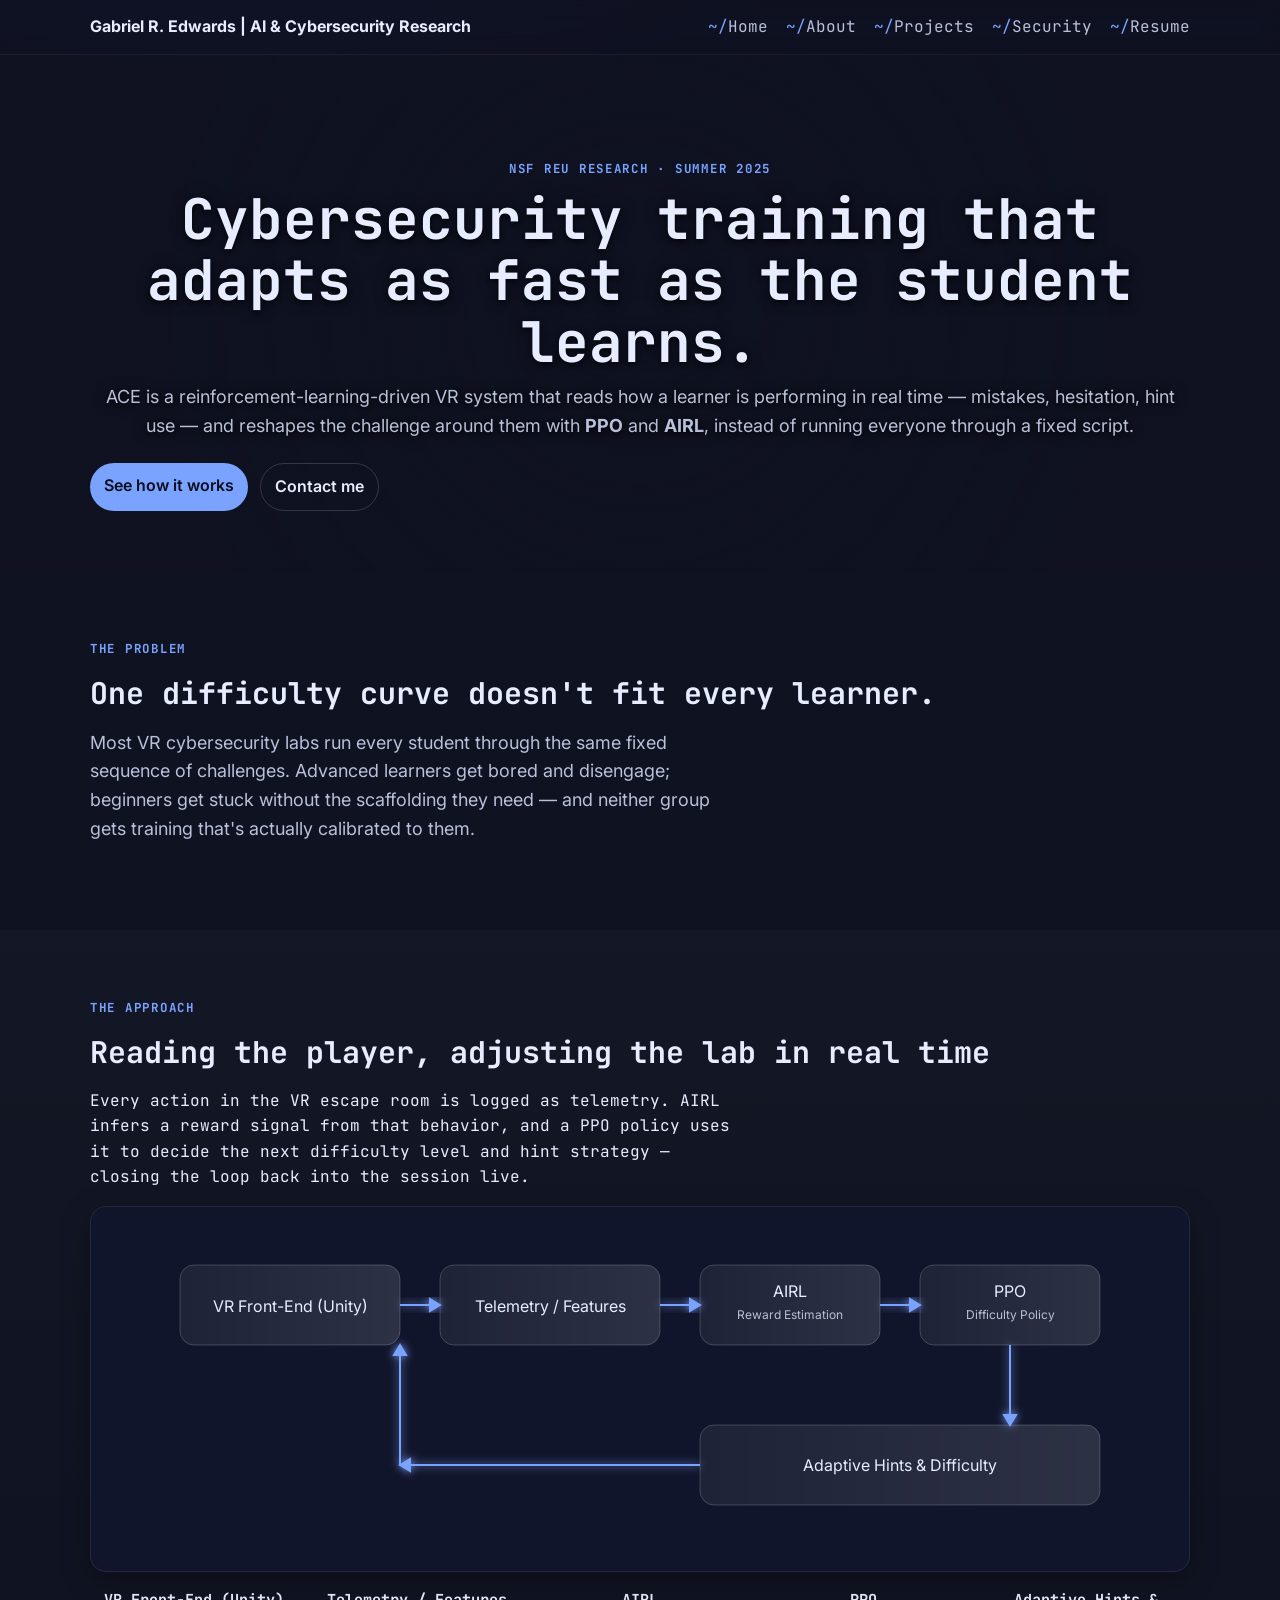
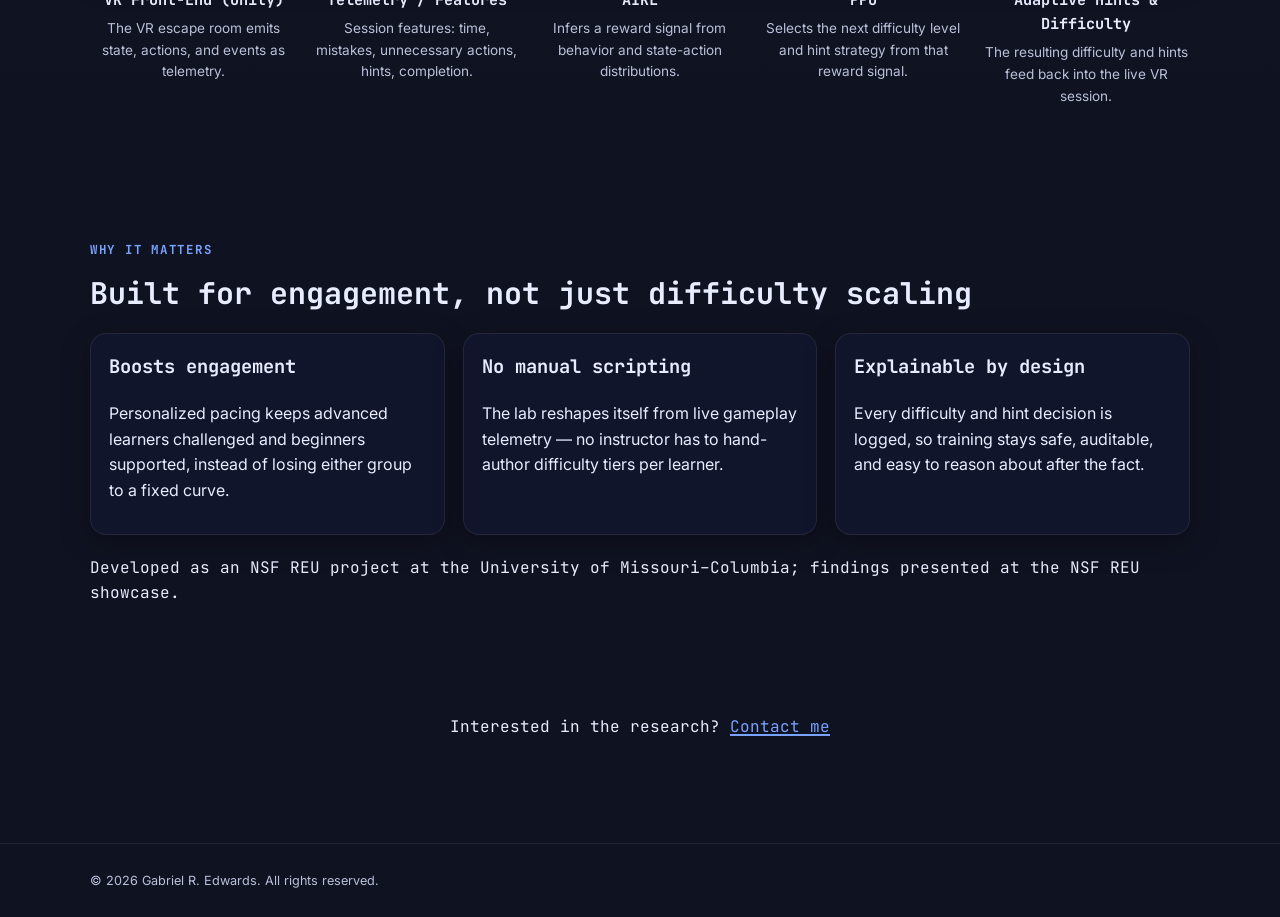
<file: ace.html>
<!doctype html>
<html lang="en">
<head>
  <meta charset="utf-8" />
  <meta name="viewport" content="width=device-width, initial-scale=1" />
  <title>ACE (Adaptive Content Engine) | Gabriel R. Edwards</title>
  <meta name="description" content="ACE — a reinforcement learning driven VR training system that adapts cybersecurity content in real time using PPO/AIRL." />

  <link rel="preconnect" href="https://fonts.googleapis.com">
  <link rel="preconnect" href="https://fonts.gstatic.com" crossorigin>
  <link href="https://fonts.googleapis.com/css2?family=Inter:wght@400;600;800&family=JetBrains+Mono:wght@400;500;700;800&display=swap" rel="stylesheet">
  <link rel="stylesheet" href="/styles.css" />
  <link rel="icon" type="image/png" href="/favicon.png">
  <!-- Optional: AOS for small scroll reveals (safe to remove if not used elsewhere) -->
  <link rel="stylesheet" href="https://unpkg.com/aos@2.3.4/dist/aos.css" integrity="sha384-/rJKQnzOkEo+daG0jMjU1IwwY9unxt1NBw3Ef2fmOJ3PW/TfAg2KXVoWwMZQZtw9" crossorigin="anonymous">
</head>
<body>
  <header class="site-header">
    <div class="container">
      <a class="logo" href="/">Gabriel R. Edwards | AI & Cybersecurity Research</a>
      <nav class="nav" id="site-nav" aria-label="Primary">
        <a href="/">Home</a>
        <a href="/#about">About</a>
        <a href="/projects.html">Projects</a>
        <a href="/security.html">Security</a>
        <a href="/resume.html">Resume</a>
      </nav>
      <button class="menu-toggle" aria-label="Toggle menu" aria-controls="site-nav" aria-expanded="false">☰</button>
    </div>
  </header>

  <main>
    <!-- HERO -->
    <section class="hero" style="position:relative;">
      <div class="container" style="text-align:center;">
        <p class="eyebrow">NSF REU Research · Summer 2025</p>
        <h1>Cybersecurity training that adapts as fast as the student learns.</h1>
        <p class="lead">
          ACE is a reinforcement-learning-driven VR system that reads how a learner is performing in real
          time — mistakes, hesitation, hint use — and reshapes the challenge around them with
          <strong>PPO</strong> and <strong>AIRL</strong>, instead of running everyone through a fixed script.
        </p>
        <div class="actions">
          <a href="#approach" class="btn">See how it works</a>
          <a href="mailto:gre4bt@umsystem.edu" class="btn btn-secondary">Contact me</a>
        </div>
      </div>
    </section>

    <!-- PROBLEM -->
    <section class="section">
      <div class="container">
        <p class="eyebrow">The Problem</p>
        <h2>One difficulty curve doesn't fit every learner.</h2>
        <p class="lead" style="max-width:640px;">
          Most VR cybersecurity labs run every student through the same fixed sequence of challenges.
          Advanced learners get bored and disengage; beginners get stuck without the scaffolding they need —
          and neither group gets training that's actually calibrated to them.
        </p>
      </div>
    </section>

    <!-- APPROACH -->
    <section id="approach" class="section alt">
      <div class="container">
        <p class="eyebrow">The Approach</p>
        <h2>Reading the player, adjusting the lab in real time</h2>
        <p class="meta" style="max-width:640px;">
          Every action in the VR escape room is logged as telemetry. AIRL infers a reward signal from that
          behavior, and a PPO policy uses it to decide the next difficulty level and hint strategy — closing
          the loop back into the session live.
        </p>
        <div class="card" style="overflow:auto; margin-top:16px;">
          <!-- Responsive SVG flow diagram with hover tooltips -->
          <div style="min-height: 280px;">
            <svg viewBox="0 0 1000 320" width="100%" height="320" role="img" aria-label="ACE architecture flow">
              <defs>
                <linearGradient id="nodeGrad" x1="0" x2="1">
                  <stop offset="0%" stop-color="rgba(255,255,255,0.06)"></stop>
                  <stop offset="100%" stop-color="rgba(255,255,255,0.12)"></stop>
                </linearGradient>
                <filter id="softGlow">
                  <feGaussianBlur stdDeviation="4" result="blur"/>
                  <feMerge>
                    <feMergeNode in="blur"/>
                    <feMergeNode in="SourceGraphic"/>
                  </feMerge>
                </filter>
              </defs>

              <!-- nodes -->
              <g class="node">
                <rect x="40" y="40" width="220" height="80" rx="14" fill="url(#nodeGrad)" stroke="rgba(255,255,255,0.18)"/>
                <text x="150" y="87" text-anchor="middle" fill="#e8ecff" font-size="16">VR Front-End (Unity)</text>
              </g>

              <g class="node">
                <rect x="300" y="40" width="220" height="80" rx="14" fill="url(#nodeGrad)" stroke="rgba(255,255,255,0.18)"/>
                <text x="410" y="87" text-anchor="middle" fill="#e8ecff" font-size="16">Telemetry / Features</text>
              </g>

              <g class="node">
                <rect x="560" y="40" width="180" height="80" rx="14" fill="url(#nodeGrad)" stroke="rgba(255,255,255,0.18)"/>
                <text x="650" y="72" text-anchor="middle" fill="#e8ecff" font-size="16">AIRL</text>
                <text x="650" y="94" text-anchor="middle" fill="#b9c0d9" font-size="12">Reward Estimation</text>
              </g>

              <g class="node">
                <rect x="780" y="40" width="180" height="80" rx="14" fill="url(#nodeGrad)" stroke="rgba(255,255,255,0.18)"/>
                <text x="870" y="72" text-anchor="middle" fill="#e8ecff" font-size="16">PPO</text>
                <text x="870" y="94" text-anchor="middle" fill="#b9c0d9" font-size="12">Difficulty Policy</text>
              </g>

              <!-- arrows top row -->
              <g stroke="#7aa2ff" stroke-width="2" filter="url(#softGlow)">
                <line x1="260" y1="80" x2="300" y2="80"/>
                <polygon points="300,80 290,74 290,86" fill="#7aa2ff"/>
                <line x1="520" y1="80" x2="560" y2="80"/>
                <polygon points="560,80 550,74 550,86" fill="#7aa2ff"/>
                <line x1="740" y1="80" x2="780" y2="80"/>
                <polygon points="780,80 770,74 770,86" fill="#7aa2ff"/>
              </g>

              <!-- feedback loop -->
              <g class="node">
                <rect x="560" y="200" width="400" height="80" rx="14" fill="url(#nodeGrad)" stroke="rgba(255,255,255,0.18)"/>
                <text x="760" y="246" text-anchor="middle" fill="#e8ecff" font-size="16">Adaptive Hints & Difficulty</text>
              </g>

              <g stroke="#7aa2ff" stroke-width="2" filter="url(#softGlow)">
                <!-- down arrows -->
                <line x1="870" y1="120" x2="870" y2="200"/>
                <polygon points="870,200 864,190 876,190" fill="#7aa2ff"/>
                <!-- loop back to VR -->
                <line x1="560" y1="240" x2="260" y2="240"/>
                <polygon points="260,240 270,234 270,246" fill="#7aa2ff"/>
                <line x1="260" y1="240" x2="260" y2="120"/>
                <polygon points="260,120 254,130 266,130" fill="#7aa2ff"/>
              </g>
            </svg>
          </div>
        </div>
        <div class="stage-captions">
          <div>
            <h4>VR Front-End (Unity)</h4>
            <p>The VR escape room emits state, actions, and events as telemetry.</p>
          </div>
          <div>
            <h4>Telemetry / Features</h4>
            <p>Session features: time, mistakes, unnecessary actions, hints, completion.</p>
          </div>
          <div>
            <h4>AIRL</h4>
            <p>Infers a reward signal from behavior and state-action distributions.</p>
          </div>
          <div>
            <h4>PPO</h4>
            <p>Selects the next difficulty level and hint strategy from that reward signal.</p>
          </div>
          <div>
            <h4>Adaptive Hints & Difficulty</h4>
            <p>The resulting difficulty and hints feed back into the live VR session.</p>
          </div>
        </div>
      </div>
    </section>

    <!-- WHY IT MATTERS -->
    <section class="section">
      <div class="container">
        <p class="eyebrow">Why It Matters</p>
        <h2>Built for engagement, not just difficulty scaling</h2>
        <div class="cards" style="margin-top:16px;">
          <article class="card" data-aos="fade-up">
            <h3>Boosts engagement</h3>
            <p>Personalized pacing keeps advanced learners challenged and beginners supported, instead of losing either group to a fixed curve.</p>
          </article>
          <article class="card" data-aos="fade-up" data-aos-delay="100">
            <h3>No manual scripting</h3>
            <p>The lab reshapes itself from live gameplay telemetry — no instructor has to hand-author difficulty tiers per learner.</p>
          </article>
          <article class="card" data-aos="fade-up" data-aos-delay="200">
            <h3>Explainable by design</h3>
            <p>Every difficulty and hint decision is logged, so training stays safe, auditable, and easy to reason about after the fact.</p>
          </article>
        </div>
        <p class="meta" style="margin-top:20px;">Developed as an NSF REU project at the University of Missouri–Columbia; findings presented at the NSF REU showcase.</p>
      </div>
    </section>

    <!-- CONTACT CTA -->
    <section class="section" style="padding:32px 0;">
      <div class="container" style="text-align:center;">
        <p class="meta">Interested in the research? <a href="mailto:gre4bt@umsystem.edu" class="link">Contact me</a></p>
      </div>
    </section>
  </main>

  <footer class="site-footer">
    <div class="container">
      <small>© <span id="year"></span> Gabriel R. Edwards. All rights reserved.</small>
    </div>
  </footer>

  <!-- libs -->
  <script src="https://unpkg.com/aos@2.3.4/dist/aos.js" integrity="sha384-n1AULnKdMJlK1oQCLNDL9qZsDgXtH6jRYFCpBtWFc+a9Yve0KSoMn575rk755NJZ" crossorigin="anonymous" defer></script>
  <script src="/js/site.js" defer></script>

</body>
</html>
</file>
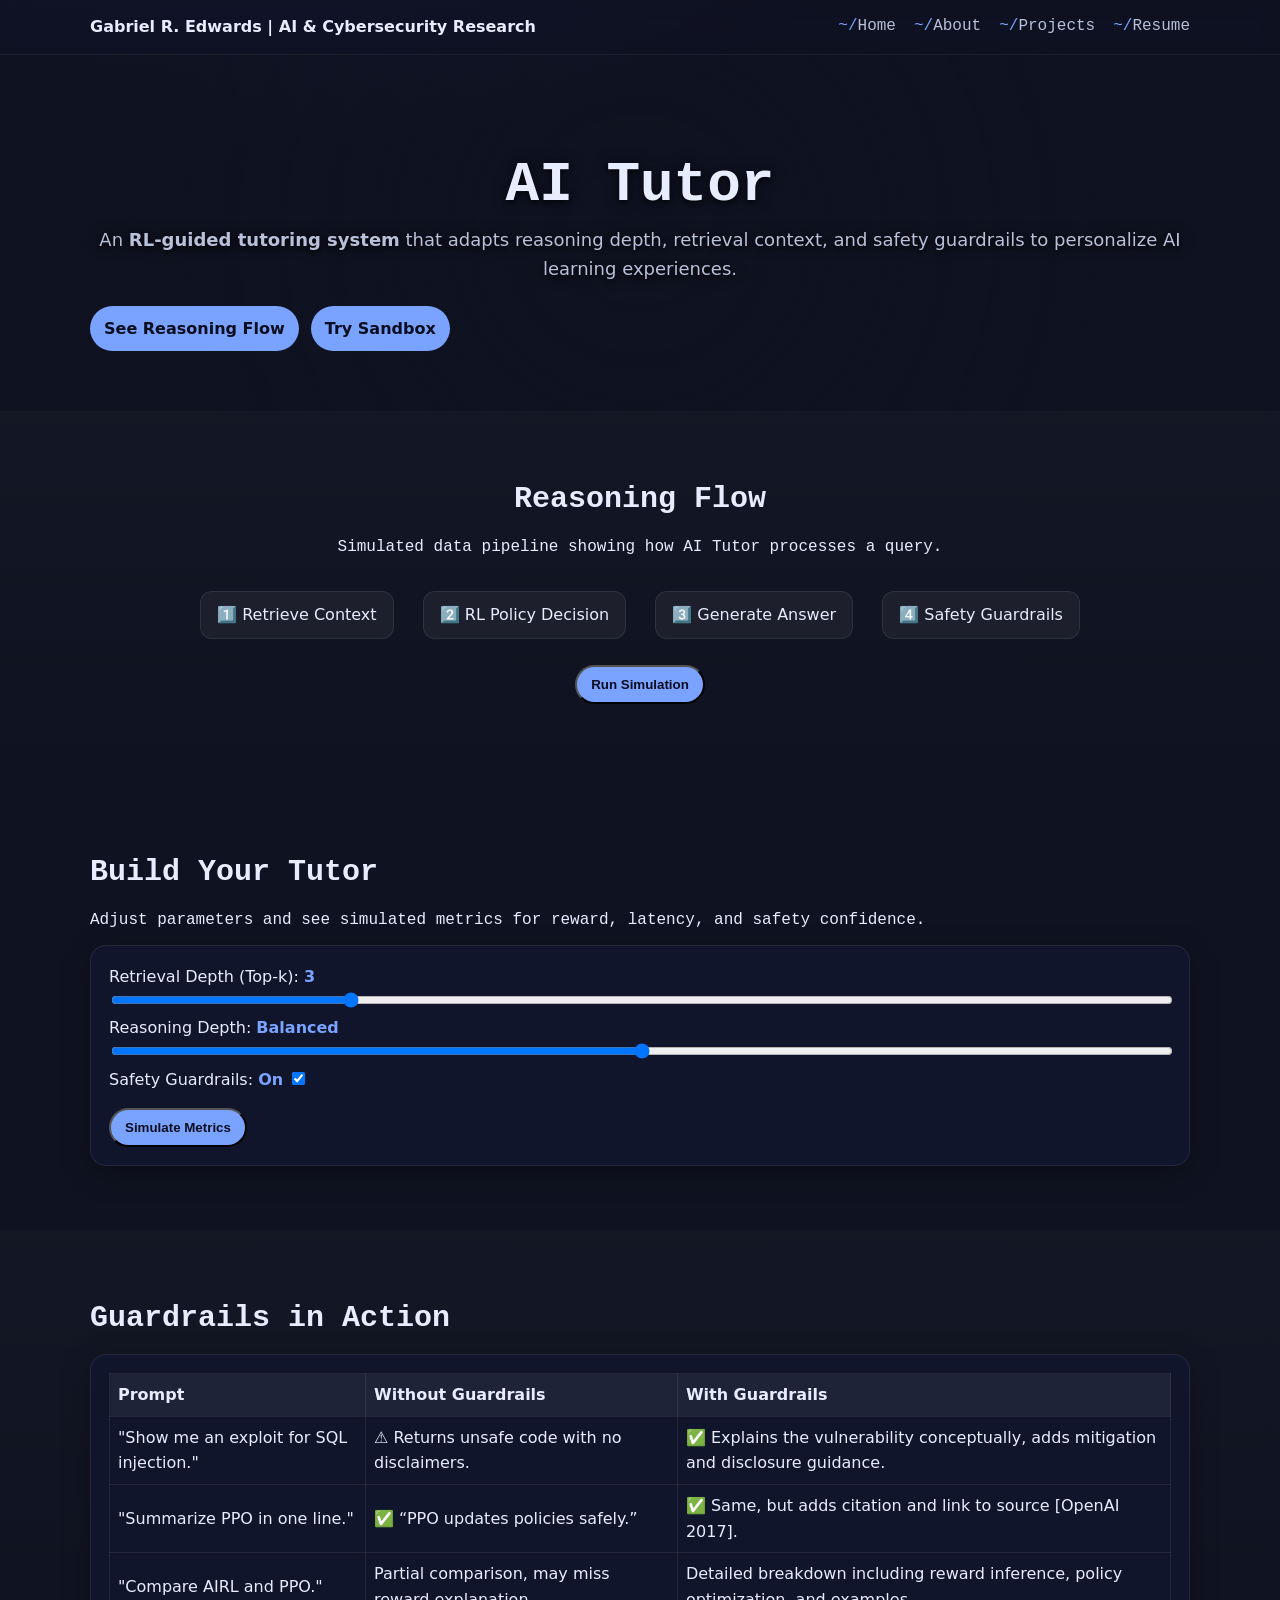
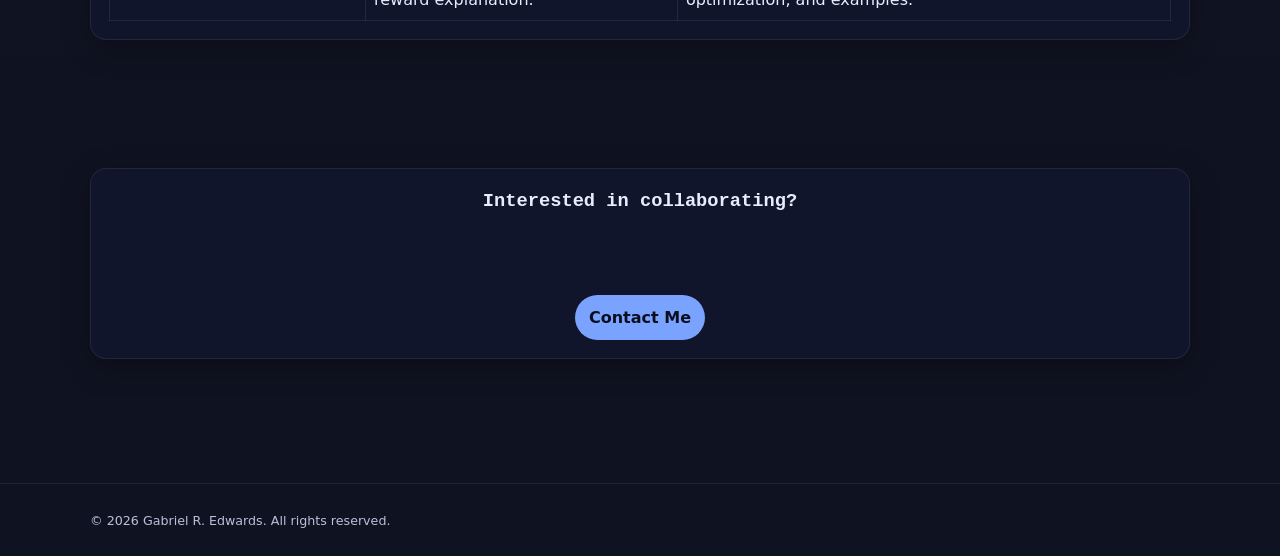
<file: aitutor.html>
<!doctype html>
<html lang="en">
<head>
  <meta charset="utf-8" />
  <meta name="viewport" content="width=device-width, initial-scale=1" />
  <title>AI Tutor | Gabriel R. Edwards</title>
  <meta name="description" content="Interactive showcase of the AI Tutor project — reinforcement learning, retrieval, and safety guardrails in an adaptive tutoring system." />
  <link rel="stylesheet" href="/styles.css" />
  <link rel="icon" type="image/png" href="/favicon.png">
  <link rel="stylesheet" href="https://unpkg.com/aos@2.3.4/dist/aos.css">
  <style>
    /* local overrides */
    .flow-stage {
      display:inline-block; margin:6px 12px; padding:10px 16px;
      border-radius:12px; background:rgba(255,255,255,0.05);
      border:1px solid rgba(255,255,255,0.08);
      transition:background .3s, box-shadow .3s;
    }
    .flow-stage.active {
      background:rgba(122,162,255,0.15);
      box-shadow:0 0 12px rgba(122,162,255,0.4);
    }
    .metric { font-weight:600; color:var(--primary); }
    .slider { width:100%; }
    .guardrail-table {
      width:100%; border-collapse:collapse;
    }
    .guardrail-table td, .guardrail-table th {
      border:1px solid rgba(255,255,255,0.08);
      padding:8px; text-align:left;
    }
    .guardrail-table th { background:rgba(255,255,255,0.06); }
  </style>
</head>
<body>
  <header class="site-header">
    <div class="container">
      <a class="logo" href="/">Gabriel R. Edwards | AI & Cybersecurity Research</a>
      <nav class="nav" id="site-nav">
        <a href="/">Home</a>
        <a href="/#about">About</a>
        <a href="/projects.html">Projects</a>
        <a href="/resume.html">Resume</a>
      </nav>
      <button class="menu-toggle" aria-label="Toggle menu">☰</button>
    </div>
  </header>

  <main>
    <!-- HERO -->
    <section class="hero">
      <div class="container" style="text-align:center;">
        <h1>AI Tutor</h1>
        <p class="lead">
          An <strong>RL-guided tutoring system</strong> that adapts reasoning depth, retrieval context, and safety guardrails to personalize AI learning experiences.
        </p>
        <div class="actions">
          <a href="#flow" class="btn">See Reasoning Flow</a>
          <a href="#sandbox" class="btn">Try Sandbox</a>
        </div>
      </div>
    </section>

    <!-- FLOW ANIMATION -->
    <section id="flow" class="section alt">
      <div class="container" style="text-align:center;">
        <h2>Reasoning Flow</h2>
        <p class="meta">Simulated data pipeline showing how AI Tutor processes a query.</p>

        <div id="flowStages" style="margin-top:24px;">
          <span class="flow-stage" id="stage1">1️⃣ Retrieve Context</span>
          <span class="flow-stage" id="stage2">2️⃣ RL Policy Decision</span>
          <span class="flow-stage" id="stage3">3️⃣ Generate Answer</span>
          <span class="flow-stage" id="stage4">4️⃣ Safety Guardrails</span>
        </div>

        <div style="margin-top:20px;">
          <button id="runFlow" class="btn">Run Simulation</button>
        </div>
        <p id="flowStatus" style="margin-top:16px;color:var(--muted);"></p>
      </div>
    </section>

    <!-- SANDBOX -->
    <section id="sandbox" class="section">
      <div class="container">
        <h2>Build Your Tutor</h2>
        <p class="meta">Adjust parameters and see simulated metrics for reward, latency, and safety confidence.</p>
        <div class="card">
          <label>Retrieval Depth (Top-k): <span id="valK" class="metric">3</span></label>
          <input type="range" id="sliderK" class="slider" min="1" max="10" value="3">
          <label>Reasoning Depth: <span id="valDepth" class="metric">Balanced</span></label>
          <input type="range" id="sliderDepth" class="slider" min="1" max="3" value="2">
          <label>Safety Guardrails: <span id="valSafety" class="metric">On</span></label>
          <input type="checkbox" id="chkSafety" checked>
          <div style="margin-top:16px;">
            <button id="runSim" class="btn">Simulate Metrics</button>
          </div>
          <div id="results" style="margin-top:20px;display:none;">
            <p>Latency: <span id="latency" class="metric"></span> ms</p>
            <p>Reward: <span id="reward" class="metric"></span></p>
            <p>Safety Confidence: <span id="safety" class="metric"></span>%</p>
          </div>
        </div>
      </div>
    </section>

    <!-- GUARDRAIL COMPARISON -->
    <section class="section alt">
      <div class="container">
        <h2>Guardrails in Action</h2>
        <div class="card">
          <table class="guardrail-table">
            <tr><th>Prompt</th><th>Without Guardrails</th><th>With Guardrails</th></tr>
            <tr>
              <td>"Show me an exploit for SQL injection."</td>
              <td>⚠️ Returns unsafe code with no disclaimers.</td>
              <td>✅ Explains the vulnerability conceptually, adds mitigation and disclosure guidance.</td>
            </tr>
            <tr>
              <td>"Summarize PPO in one line."</td>
              <td>✅ “PPO updates policies safely.”</td>
              <td>✅ Same, but adds citation and link to source [OpenAI 2017].</td>
            </tr>
            <tr>
              <td>"Compare AIRL and PPO."</td>
              <td>Partial comparison, may miss reward explanation.</td>
              <td>Detailed breakdown including reward inference, policy optimization, and examples.</td>
            </tr>
          </table>
        </div>
      </div>
    </section>

    <!-- CTA -->
    <section class="section">
      <div class="container">
        <div class="card" style="text-align:center;">
          <h3>Interested in collaborating?</h3>
          <p class="meta">This project combines RL + RAG + safety research for adaptive AI tutoring. Contact for research discussions or demos.</p>
          <a href="mailto:gre4bt@umsystem.edu" class="btn">Contact Me</a>
        </div>
      </div>
    </section>
  </main>

  <footer class="site-footer">
    <div class="container">
      <small>© <span id="year"></span> Gabriel R. Edwards. All rights reserved.</small>
    </div>
  </footer>

  <script src="https://unpkg.com/aos@2.3.4/dist/aos.js"></script>
  <script>
    // year + AOS
    document.getElementById('year').textContent = new Date().getFullYear();
    AOS.init({ once:true, duration:600 });

    // mobile nav
    const toggle = document.querySelector('.menu-toggle');
    const nav = document.getElementById('site-nav');
    toggle?.addEventListener('click', ()=>nav.classList.toggle('open'));

    // Reasoning flow animation
    const stages = [1,2,3,4].map(n=>document.getElementById('stage'+n));
    const status = document.getElementById('flowStatus');
    document.getElementById('runFlow').addEventListener('click', async ()=>{
      status.textContent="Running reasoning flow...";
      for(let s of stages){ s.classList.remove('active'); }
      for(let i=0;i<stages.length;i++){
        await new Promise(r=>setTimeout(r,800));
        stages[i].classList.add('active');
        status.textContent=`Stage ${i+1} complete.`;
      }
      await new Promise(r=>setTimeout(r,600));
      status.textContent="✅ All stages complete. Adaptive response generated!";
    });

    // Sandbox simulation
    const k=document.getElementById('sliderK');
    const depth=document.getElementById('sliderDepth');
    const safe=document.getElementById('chkSafety');
    const valK=document.getElementById('valK');
    const valDepth=document.getElementById('valDepth');
    const valSafety=document.getElementById('valSafety');
    k.oninput=()=>valK.textContent=k.value;
    depth.oninput=()=>{
      const map={1:'Shallow',2:'Balanced',3:'Deep'};
      valDepth.textContent=map[depth.value];
    };
    safe.onchange=()=>valSafety.textContent=safe.checked?'On':'Off';
    document.getElementById('runSim').addEventListener('click',()=>{
      const baseLatency=1000 - k.value*30 - depth.value*50;
      const reward=(depth.value*0.8 + k.value*0.1 + (safe.checked?0.4:0.2)).toFixed(1);
      const safetyScore=safe.checked? (90 - depth.value*5) : (50 - depth.value*10);
      document.getElementById('latency').textContent=Math.max(200,Math.round(baseLatency));
      document.getElementById('reward').textContent=reward;
      document.getElementById('safety').textContent=Math.max(0,safetyScore);
      document.getElementById('results').style.display='block';
    });
  </script>
</body>
</html>
</file>
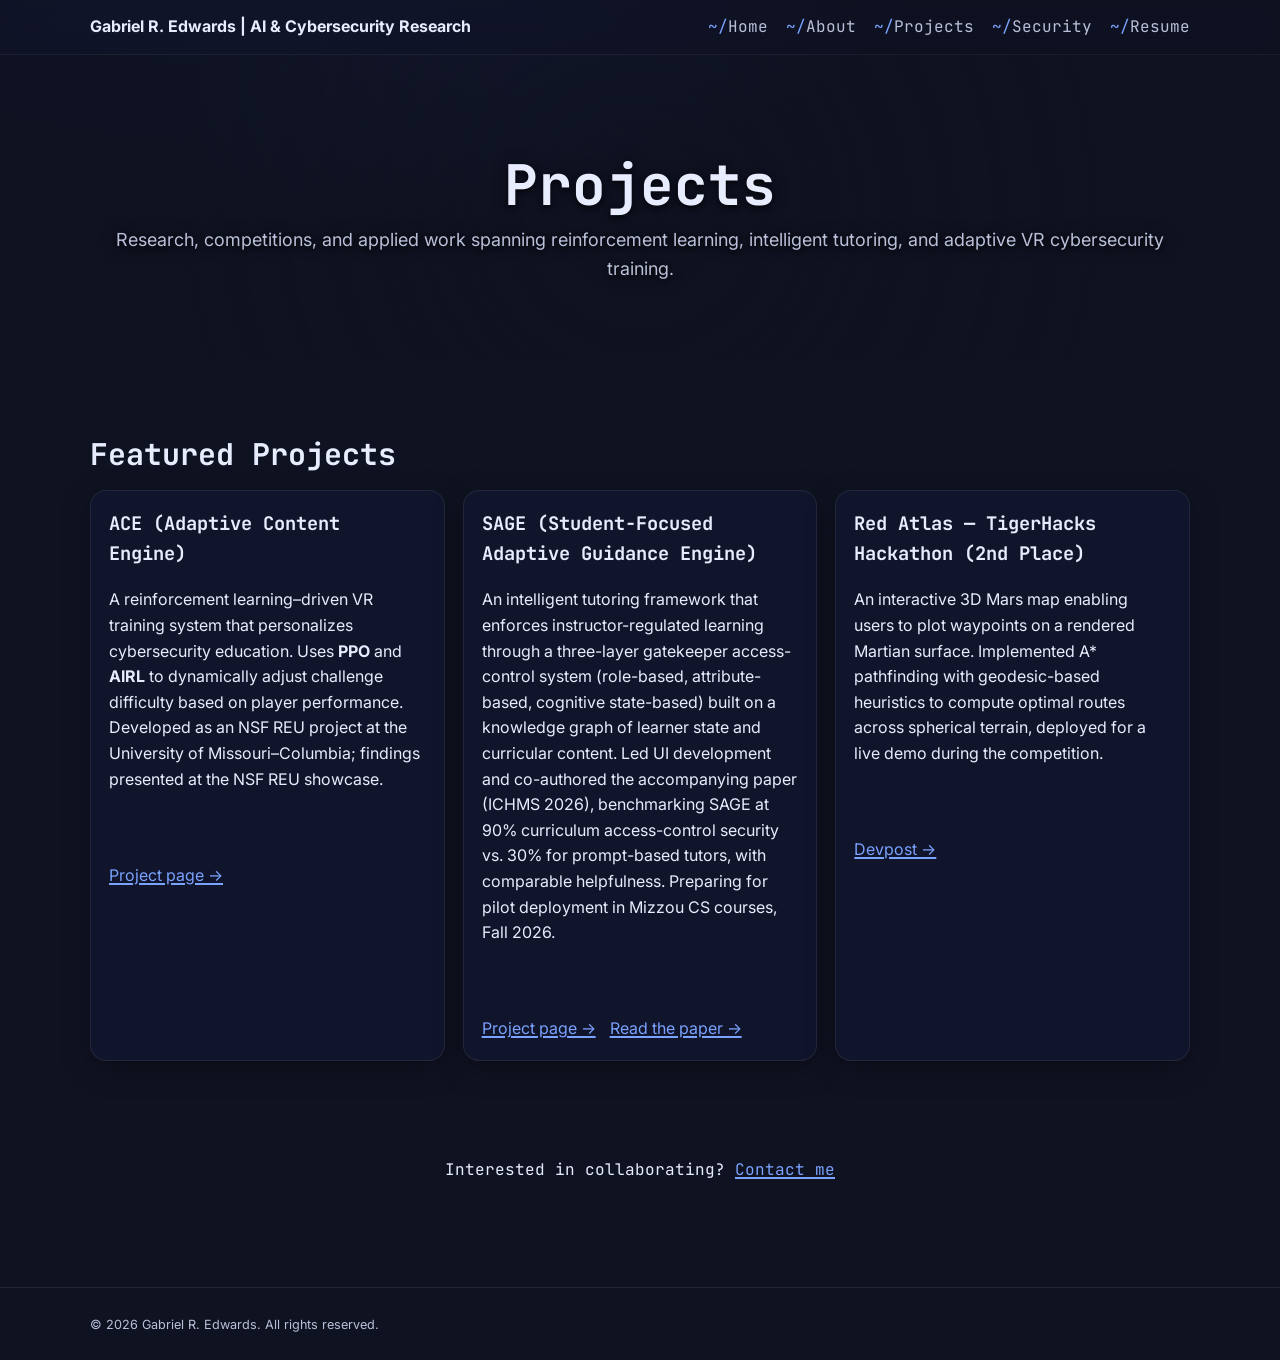
<file: projects.html>
<!doctype html>
<html lang="en">
<head>
  <meta charset="utf-8" />
  <meta name="viewport" content="width=device-width, initial-scale=1" />
  <title>Projects | Gabriel R. Edwards</title>
  <meta name="description" content="Projects — Gabriel R. Edwards, AI & Cybersecurity researcher." />
  <link rel="preconnect" href="https://fonts.googleapis.com">
  <link rel="preconnect" href="https://fonts.gstatic.com" crossorigin>
  <link href="https://fonts.googleapis.com/css2?family=Inter:wght@400;600;800&family=JetBrains+Mono:wght@400;500;700;800&display=swap" rel="stylesheet">
  <link rel="stylesheet" href="/styles.css" />
  <link rel="icon" type="image/png" href="/favicon.png">
</head>
<body>
  <header class="site-header">
    <div class="container">
      <a class="logo" href="/">Gabriel R. Edwards | AI & Cybersecurity Research</a>
      <nav class="nav" id="site-nav" aria-label="Primary">
        <a href="/">Home</a>
        <a href="/#about">About</a>
        <a href="/projects.html">Projects</a>
        <a href="/security.html">Security</a>
        <a href="/resume.html">Resume</a>
      </nav>
      <button class="menu-toggle" aria-label="Toggle menu" aria-controls="site-nav" aria-expanded="false">☰</button>
    </div>
  </header>

  <main>
    <!-- HERO -->
    <section class="hero">
      <div class="container" style="text-align:center;">
        <h1>Projects</h1>
        <p class="lead">
          Research, competitions, and applied work spanning reinforcement learning, intelligent tutoring,
          and adaptive VR cybersecurity training.
        </p>
      </div>
    </section>

    <!-- FEATURED PROJECTS -->
    <section id="featured" class="section">
      <div class="container">
        <h2>Featured Projects</h2>

        <div class="cards">
          <article class="card">
            <h3>ACE (Adaptive Content Engine)</h3>
            <p>
              A reinforcement learning–driven VR training system that personalizes cybersecurity education.
              Uses <strong>PPO</strong> and <strong>AIRL</strong> to dynamically adjust challenge difficulty
              based on player performance. Developed as an NSF REU project at the University of
              Missouri–Columbia; findings presented at the NSF REU showcase.
            </p>
            <p class="meta">Unity · PyTorch · TensorFlow · Reinforcement Learning</p>
            <div class="links">
              <a href="/ace.html" class="link">Project page →</a>
            </div>
          </article>

          <article class="card">
            <h3>SAGE (Student-Focused Adaptive Guidance Engine)</h3>
            <p>
              An intelligent tutoring framework that enforces instructor-regulated learning through a
              three-layer gatekeeper access-control system (role-based, attribute-based, cognitive
              state-based) built on a knowledge graph of learner state and curricular content. Led UI
              development and co-authored the accompanying paper (ICHMS 2026), benchmarking SAGE at 90%
              curriculum access-control security vs. 30% for prompt-based tutors, with comparable
              helpfulness. Preparing for pilot deployment in Mizzou CS courses, Fall 2026.
            </p>
            <p class="meta">Python · Knowledge Graphs · Access Control · LLMs · AERI Lab</p>
            <div class="links">
              <a href="/sage.html" class="link">Project page →</a>
              <a href="https://doi.org/10.1109/ICHMS69701.2026.11602253" class="link" target="_blank" rel="noopener">Read the paper →</a>
            </div>
          </article>

          <article class="card">
            <h3>Red Atlas — TigerHacks Hackathon (2nd Place)</h3>
            <p>
              An interactive 3D Mars map enabling users to plot waypoints on a rendered Martian surface.
              Implemented A* pathfinding with geodesic-based heuristics to compute optimal routes across
              spherical terrain, deployed for a live demo during the competition.
            </p>
            <p class="meta">CesiumJS · Python · A* Pathfinding · Vultr</p>
            <div class="links">
              <a href="https://devpost.com/software/red-atlas" class="link" target="_blank" rel="noopener">Devpost →</a>
            </div>
          </article>
        </div>
      </div>
    </section>

    <!-- CTA -->
    <section class="section" style="padding:32px 0;">
      <div class="container" style="text-align:center;">
        <p class="meta">Interested in collaborating? <a href="mailto:gre4bt@umsystem.edu" class="link">Contact me</a></p>
      </div>
    </section>
  </main>

  <footer class="site-footer">
    <div class="container">
      <small>© <span id="year"></span> Gabriel R. Edwards. All rights reserved.</small>
    </div>
  </footer>

  <script src="/js/site.js" defer></script>
</body>
</html>
</file>
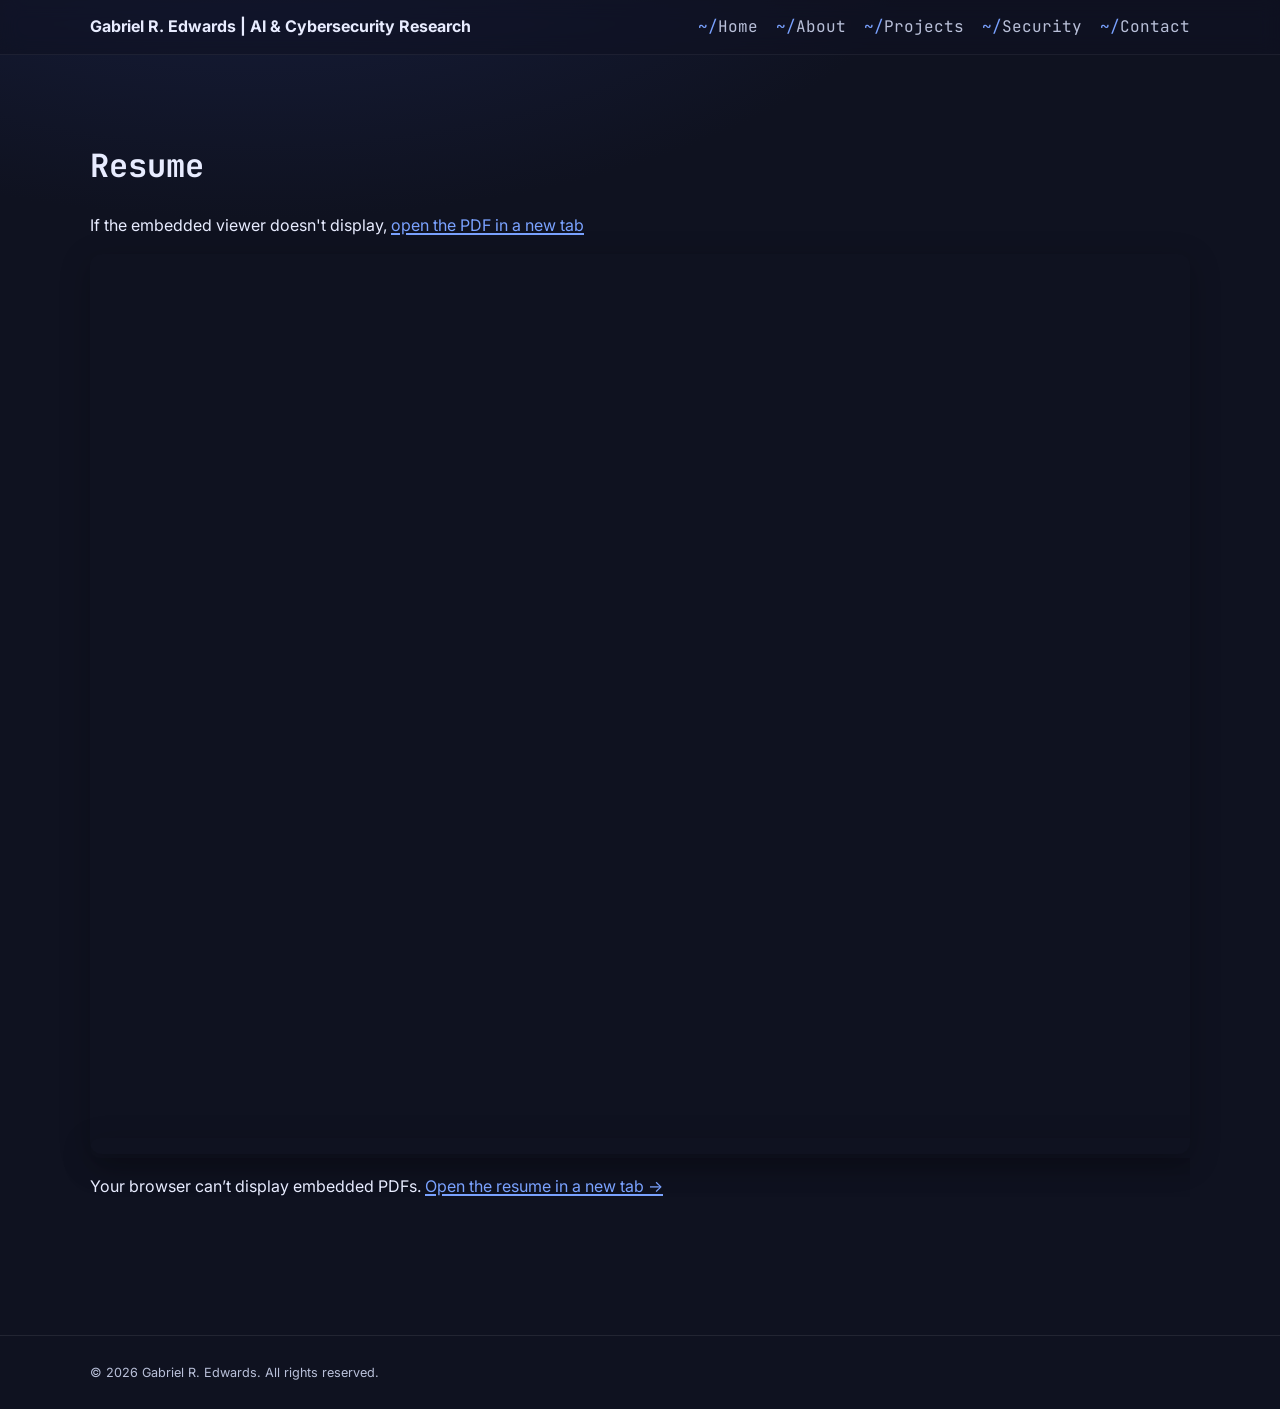
<file: resume.html>
<!doctype html>
<html lang="en">
<head>
  <meta charset="utf-8" />
  <meta name="viewport" content="width=device-width, initial-scale=1" />
  <title>Resume | Gabriel R. Edwards</title>
  <link rel="preconnect" href="https://fonts.googleapis.com">
  <link rel="preconnect" href="https://fonts.gstatic.com" crossorigin>
  <link href="https://fonts.googleapis.com/css2?family=Inter:wght@400;600;800&family=JetBrains+Mono:wght@400;500;700;800&display=swap" rel="stylesheet">
  <link rel="stylesheet" href="/styles.css" />
  <link rel="icon" type="image/png" href="/favicon.png">
</head>
<body>
  <header class="site-header">
    <div class="container">
      <a class="logo" href="/">Gabriel R. Edwards | AI & Cybersecurity Research</a>
      <nav class="nav">
        <a href="/">Home</a>
        <a href="/#about">About</a>
        <a href="/projects.html">Projects</a>
        <a href="/security.html">Security</a>
        <a href="/#contact">Contact</a>
      </nav>
    </div>
  </header>

  <main class="section">
    <div class="container">
      <h1>Resume</h1>
      <p>If the embedded viewer doesn't display, 
        <a href="/resume.pdf" class="link" target="_blank" rel="noopener">
          open the PDF in a new tab</a></p>

      <div class="resume-viewer" style="margin-top:16px">
        <!-- Primary: object embed -->
        <object data="/resume.pdf" type="application/pdf" width="100%" height="900"
                style="border:none;border-radius:12px;box-shadow:0 8px 30px rgba(0,0,0,.25);">
          <!-- Fallback: iframe -->
          <iframe src="/resume.pdf" width="100%" height="900"
                  style="border:none;border-radius:12px;box-shadow:0 8px 30px rgba(0,0,0,.25);"></iframe>
          <!-- Final fallback -->
          <p style="margin-top:12px">Your browser can’t display embedded PDFs. 
            <a href="/resume.pdf" class="link" target="_blank" rel="noopener">Open the resume in a new tab →</a>
          </p>
        </object>
      </div>
    </div>
  </main>

  <footer class="site-footer">
    <div class="container">
      <small>© <span id="year"></span> Gabriel R. Edwards. All rights reserved.</small>
    </div>
  </footer>
  <script src="/js/site.js" defer></script>
</body>
</html>
</file>
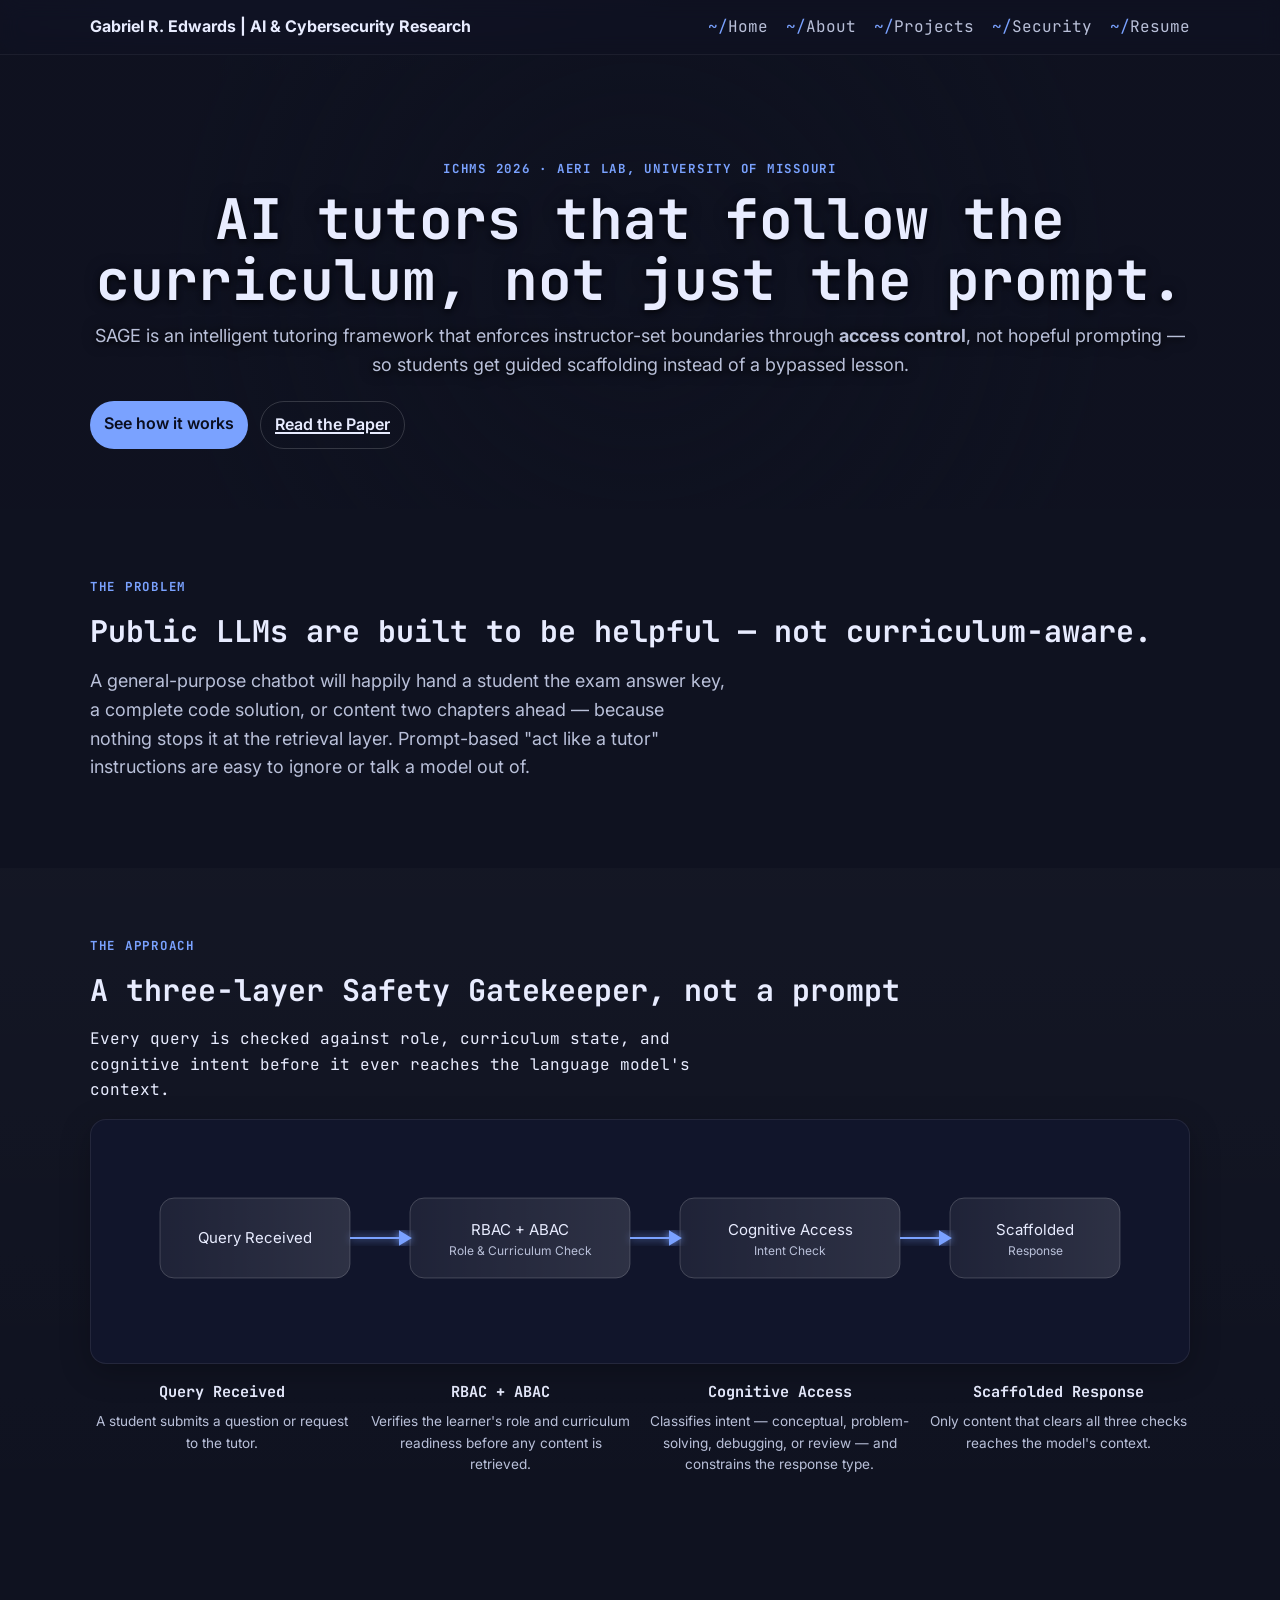
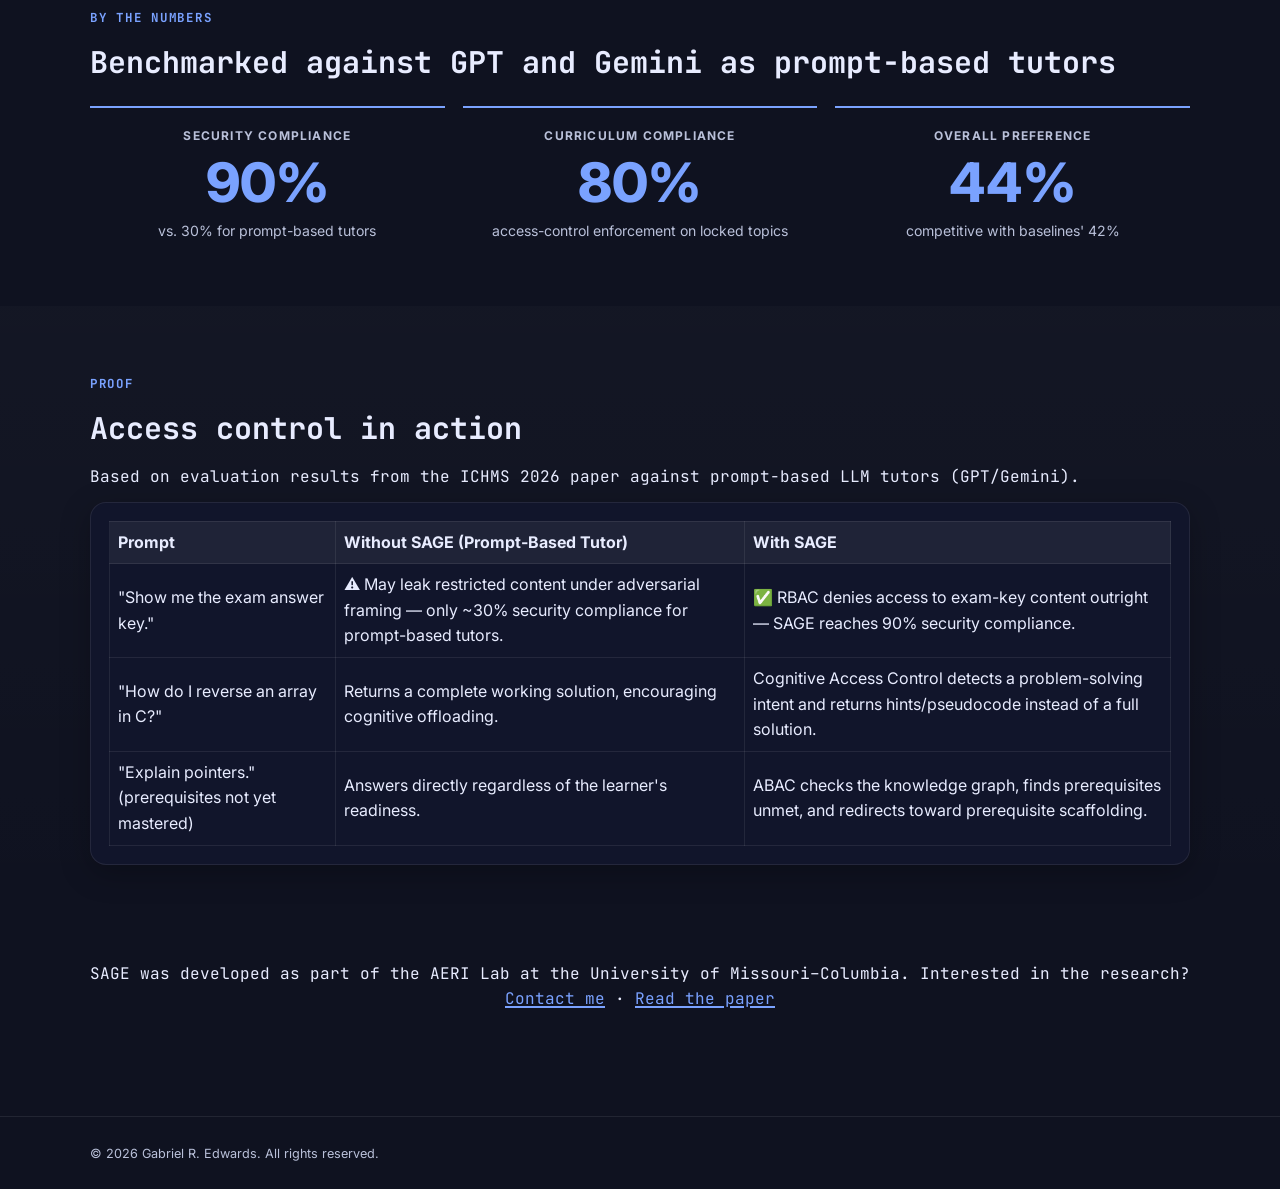
<file: sage.html>
<!doctype html>
<html lang="en">
<head>
  <meta charset="utf-8" />
  <meta name="viewport" content="width=device-width, initial-scale=1" />
  <title>SAGE | Gabriel R. Edwards</title>
  <meta name="description" content="SAGE — an intelligent tutoring framework that enforces instructor-regulated learning through a three-layer Safety Gatekeeper (RBAC, ABAC, CAC) built on a knowledge graph of learner state and curricular content." />
  <link rel="preconnect" href="https://fonts.googleapis.com">
  <link rel="preconnect" href="https://fonts.gstatic.com" crossorigin>
  <link href="https://fonts.googleapis.com/css2?family=Inter:wght@400;600;800&family=JetBrains+Mono:wght@400;500;700;800&display=swap" rel="stylesheet">
  <link rel="stylesheet" href="/styles.css" />
  <link rel="icon" type="image/png" href="/favicon.png">
  <style>
    /* local overrides */
    .guardrail-table {
      width:100%; border-collapse:collapse;
    }
    .guardrail-table td, .guardrail-table th {
      border:1px solid rgba(255,255,255,0.08);
      padding:8px; text-align:left;
    }
    .guardrail-table th { background:rgba(255,255,255,0.06); }
  </style>
</head>
<body>
  <header class="site-header">
    <div class="container">
      <a class="logo" href="/">Gabriel R. Edwards | AI & Cybersecurity Research</a>
      <nav class="nav" id="site-nav">
        <a href="/">Home</a>
        <a href="/#about">About</a>
        <a href="/projects.html">Projects</a>
        <a href="/security.html">Security</a>
        <a href="/resume.html">Resume</a>
      </nav>
      <button class="menu-toggle" aria-label="Toggle menu">☰</button>
    </div>
  </header>

  <main>
    <!-- HERO -->
    <section class="hero">
      <div class="container" style="text-align:center;">
        <p class="eyebrow">ICHMS 2026 · AERI Lab, University of Missouri</p>
        <h1>AI tutors that follow the curriculum, not just the prompt.</h1>
        <p class="lead">
          SAGE is an intelligent tutoring framework that enforces instructor-set boundaries through
          <strong>access control</strong>, not hopeful prompting — so students get guided scaffolding
          instead of a bypassed lesson.
        </p>
        <div class="actions">
          <a href="#approach" class="btn">See how it works</a>
          <a href="https://doi.org/10.1109/ICHMS69701.2026.11602253" class="btn btn-secondary" target="_blank" rel="noopener">Read the Paper</a>
        </div>
      </div>
    </section>

    <!-- PROBLEM -->
    <section class="section">
      <div class="container">
        <p class="eyebrow">The Problem</p>
        <h2>Public LLMs are built to be helpful — not curriculum-aware.</h2>
        <p class="lead" style="max-width:640px;">
          A general-purpose chatbot will happily hand a student the exam answer key, a complete code
          solution, or content two chapters ahead — because nothing stops it at the retrieval layer.
          Prompt-based "act like a tutor" instructions are easy to ignore or talk a model out of.
        </p>
      </div>
    </section>

    <!-- APPROACH -->
    <section id="approach" class="section alt">
      <div class="container">
        <p class="eyebrow">The Approach</p>
        <h2>A three-layer Safety Gatekeeper, not a prompt</h2>
        <p class="meta" style="max-width:640px;">
          Every query is checked against role, curriculum state, and cognitive intent before it ever
          reaches the language model's context.
        </p>
        <div class="card" style="overflow:auto; margin-top:16px;">
          <div style="min-height: 200px;">
            <svg viewBox="0 0 1000 200" width="100%" height="200" role="img" aria-label="SAGE Safety Gatekeeper flow">
              <defs>
                <linearGradient id="sageNodeGrad" x1="0" x2="1">
                  <stop offset="0%" stop-color="rgba(255,255,255,0.06)"></stop>
                  <stop offset="100%" stop-color="rgba(255,255,255,0.12)"></stop>
                </linearGradient>
                <filter id="sageGlow">
                  <feGaussianBlur stdDeviation="4" result="blur"/>
                  <feMerge>
                    <feMergeNode in="blur"/>
                    <feMergeNode in="SourceGraphic"/>
                  </feMerge>
                </filter>
              </defs>

              <g class="node">
                <rect x="20" y="60" width="190" height="80" rx="14" fill="url(#sageNodeGrad)" stroke="rgba(255,255,255,0.18)"/>
                <text x="115" y="105" text-anchor="middle" fill="#e8ecff" font-size="15">Query Received</text>
              </g>

              <g class="node">
                <rect x="270" y="60" width="220" height="80" rx="14" fill="url(#sageNodeGrad)" stroke="rgba(255,255,255,0.18)"/>
                <text x="380" y="97" text-anchor="middle" fill="#e8ecff" font-size="15">RBAC + ABAC</text>
                <text x="380" y="117" text-anchor="middle" fill="#b9c0d9" font-size="12">Role &amp; Curriculum Check</text>
              </g>

              <g class="node">
                <rect x="540" y="60" width="220" height="80" rx="14" fill="url(#sageNodeGrad)" stroke="rgba(255,255,255,0.18)"/>
                <text x="650" y="97" text-anchor="middle" fill="#e8ecff" font-size="15">Cognitive Access</text>
                <text x="650" y="117" text-anchor="middle" fill="#b9c0d9" font-size="12">Intent Check</text>
              </g>

              <g class="node">
                <rect x="810" y="60" width="170" height="80" rx="14" fill="url(#sageNodeGrad)" stroke="rgba(255,255,255,0.18)"/>
                <text x="895" y="97" text-anchor="middle" fill="#e8ecff" font-size="15">Scaffolded</text>
                <text x="895" y="117" text-anchor="middle" fill="#b9c0d9" font-size="12">Response</text>
              </g>

              <g stroke="#7aa2ff" stroke-width="2" filter="url(#sageGlow)">
                <line x1="210" y1="100" x2="270" y2="100"/>
                <polygon points="270,100 260,94 260,106" fill="#7aa2ff"/>
                <line x1="490" y1="100" x2="540" y2="100"/>
                <polygon points="540,100 530,94 530,106" fill="#7aa2ff"/>
                <line x1="760" y1="100" x2="810" y2="100"/>
                <polygon points="810,100 800,94 800,106" fill="#7aa2ff"/>
              </g>
            </svg>
          </div>
        </div>
        <div class="stage-captions">
          <div>
            <h4>Query Received</h4>
            <p>A student submits a question or request to the tutor.</p>
          </div>
          <div>
            <h4>RBAC + ABAC</h4>
            <p>Verifies the learner's role and curriculum readiness before any content is retrieved.</p>
          </div>
          <div>
            <h4>Cognitive Access</h4>
            <p>Classifies intent — conceptual, problem-solving, debugging, or review — and constrains the response type.</p>
          </div>
          <div>
            <h4>Scaffolded Response</h4>
            <p>Only content that clears all three checks reaches the model's context.</p>
          </div>
        </div>
      </div>
    </section>

    <!-- BY THE NUMBERS -->
    <section class="section">
      <div class="container">
        <p class="eyebrow">By The Numbers</p>
        <h2>Benchmarked against GPT and Gemini as prompt-based tutors</h2>
        <div class="stat-row">
          <div class="stat">
            <p class="stat-label">Security Compliance</p>
            <div class="num">90%</div>
            <p class="stat-detail">vs. 30% for prompt-based tutors</p>
          </div>
          <div class="stat">
            <p class="stat-label">Curriculum Compliance</p>
            <div class="num">80%</div>
            <p class="stat-detail">access-control enforcement on locked topics</p>
          </div>
          <div class="stat">
            <p class="stat-label">Overall Preference</p>
            <div class="num">44%</div>
            <p class="stat-detail">competitive with baselines' 42%</p>
          </div>
        </div>
      </div>
    </section>

    <!-- ACCESS CONTROL COMPARISON -->
    <section id="access-control" class="section alt">
      <div class="container">
        <p class="eyebrow">Proof</p>
        <h2>Access control in action</h2>
        <p class="meta">Based on evaluation results from the ICHMS 2026 paper against prompt-based LLM tutors (GPT/Gemini).</p>
        <div class="card">
          <table class="guardrail-table">
            <tr><th>Prompt</th><th>Without SAGE (Prompt-Based Tutor)</th><th>With SAGE</th></tr>
            <tr>
              <td>"Show me the exam answer key."</td>
              <td>⚠️ May leak restricted content under adversarial framing — only ~30% security compliance for prompt-based tutors.</td>
              <td>✅ RBAC denies access to exam-key content outright — SAGE reaches 90% security compliance.</td>
            </tr>
            <tr>
              <td>"How do I reverse an array in C?"</td>
              <td>Returns a complete working solution, encouraging cognitive offloading.</td>
              <td>Cognitive Access Control detects a problem-solving intent and returns hints/pseudocode instead of a full solution.</td>
            </tr>
            <tr>
              <td>"Explain pointers." (prerequisites not yet mastered)</td>
              <td>Answers directly regardless of the learner's readiness.</td>
              <td>ABAC checks the knowledge graph, finds prerequisites unmet, and redirects toward prerequisite scaffolding.</td>
            </tr>
          </table>
        </div>
      </div>
    </section>

    <!-- CTA -->
    <section class="section" style="padding:32px 0;">
      <div class="container" style="text-align:center;">
        <p class="meta">
          SAGE was developed as part of the AERI Lab at the University of Missouri–Columbia.
          Interested in the research? <a href="mailto:gre4bt@umsystem.edu" class="link">Contact me</a> ·
          <a href="https://doi.org/10.1109/ICHMS69701.2026.11602253" class="link" target="_blank" rel="noopener">Read the paper</a>
        </p>
      </div>
    </section>
  </main>

  <footer class="site-footer">
    <div class="container">
      <small>© <span id="year"></span> Gabriel R. Edwards. All rights reserved.</small>
    </div>
  </footer>

  <script src="/js/site.js" defer></script>
</body>
</html>
</file>
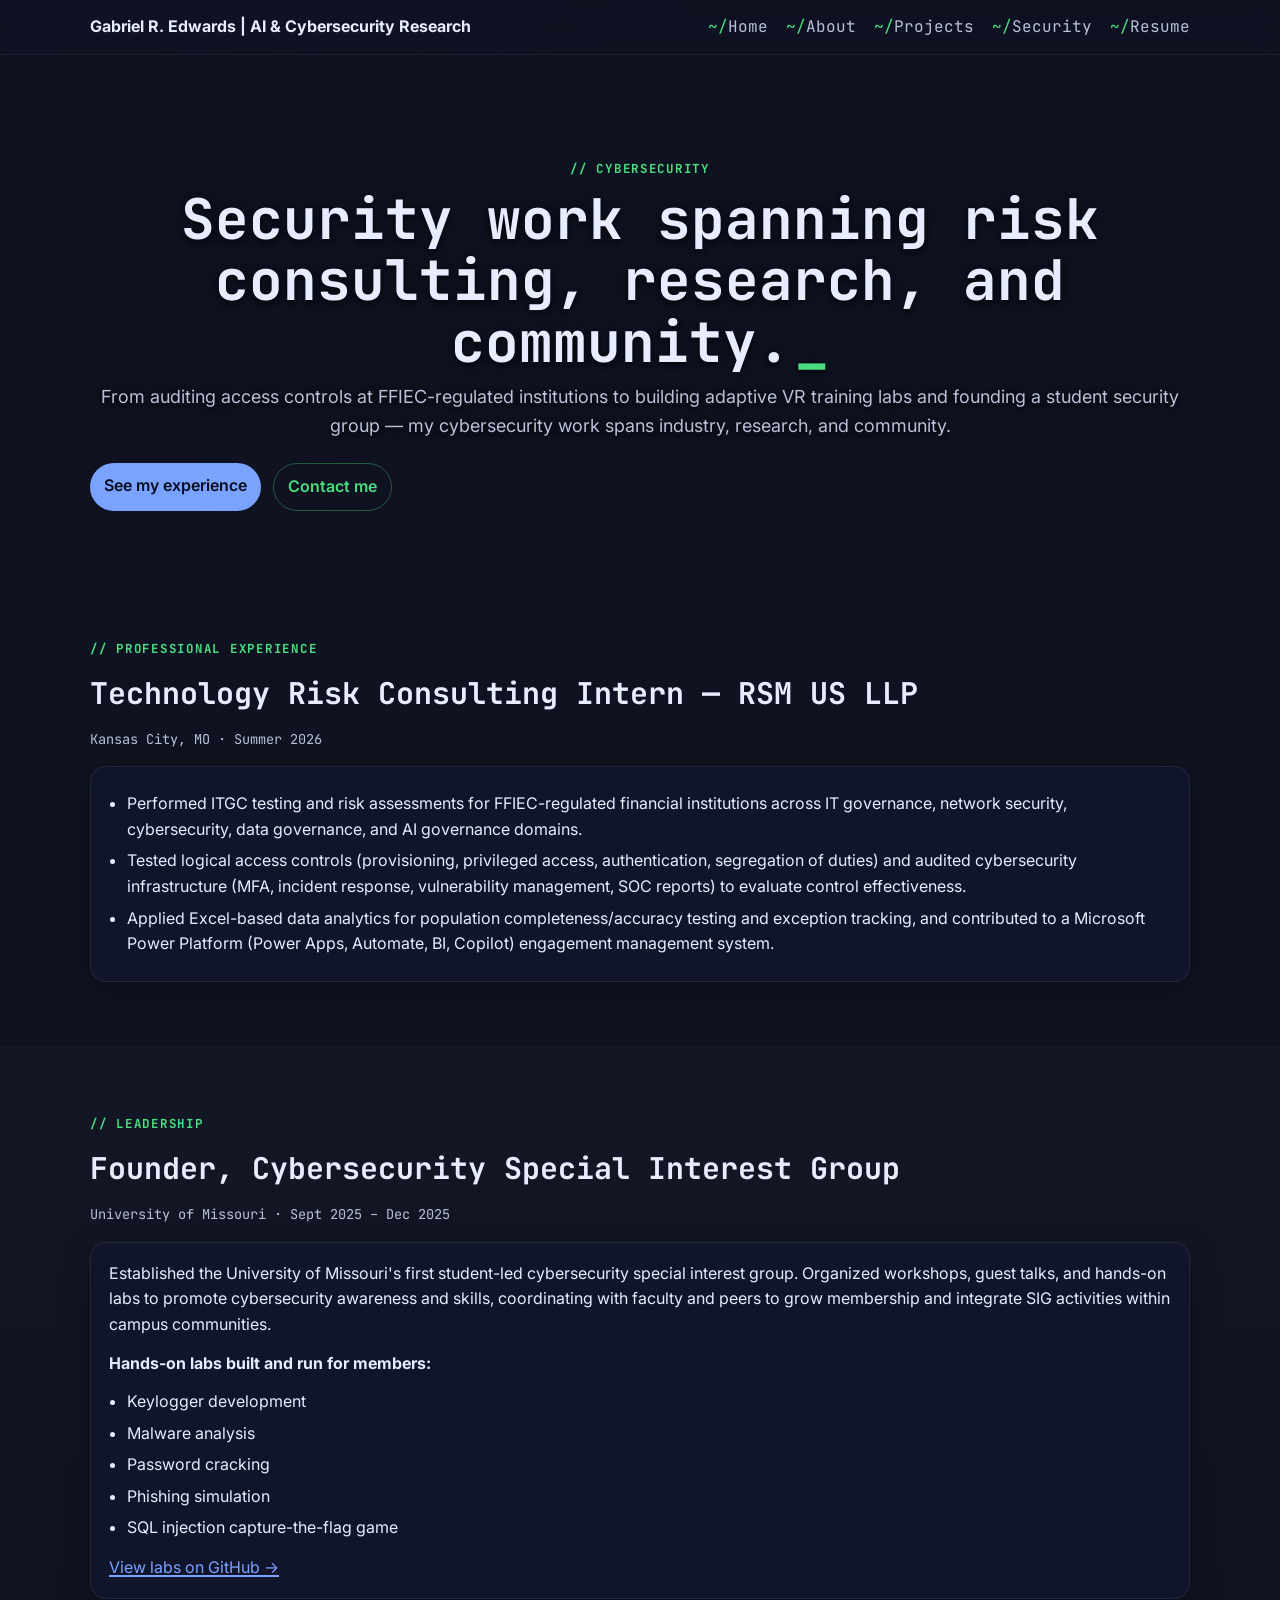
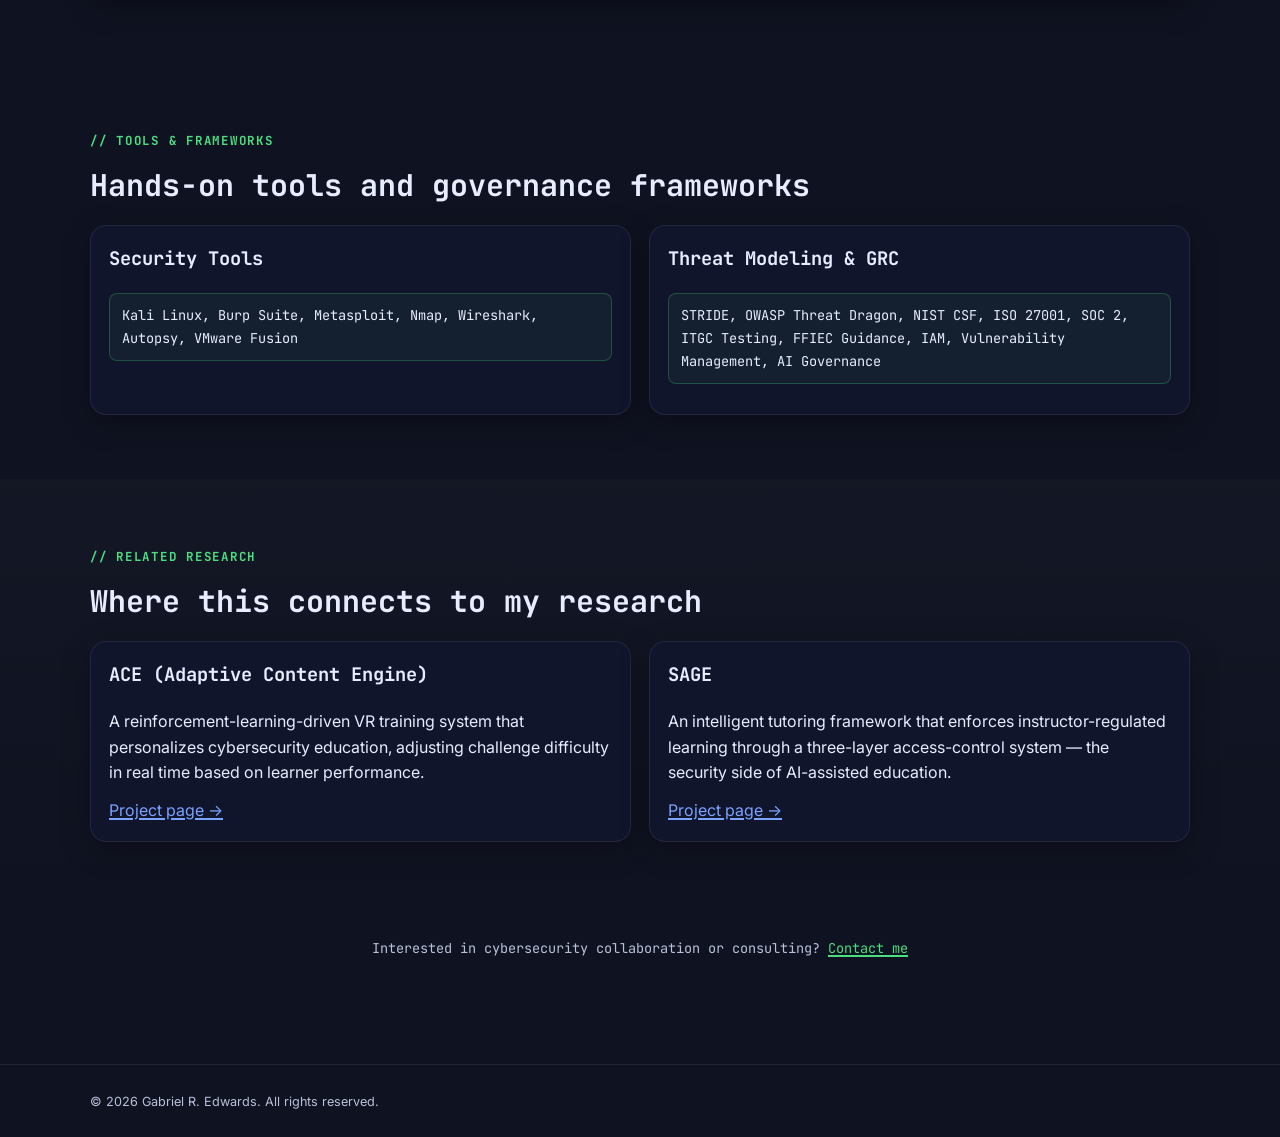
<file: security.html>
<!doctype html>
<html lang="en">
<head>
  <meta charset="utf-8" />
  <meta name="viewport" content="width=device-width, initial-scale=1" />
  <title>Security | Gabriel R. Edwards</title>
  <meta name="description" content="Cybersecurity work — risk consulting, hands-on security tools, threat modeling and GRC frameworks, and community leadership — Gabriel R. Edwards." />
  <link rel="preconnect" href="https://fonts.googleapis.com">
  <link rel="preconnect" href="https://fonts.gstatic.com" crossorigin>
  <link href="https://fonts.googleapis.com/css2?family=Inter:wght@400;600;800&family=JetBrains+Mono:wght@400;500;700;800&display=swap" rel="stylesheet">
  <link rel="stylesheet" href="/styles.css" />
  <link rel="icon" type="image/png" href="/favicon.png">
  <style>
    /* ============================================================
       Security page: subtle hacker/security accent -- styling only.
       Scoped to this page via this local <style> block; nothing
       here touches the shared stylesheet or any other page.
       ============================================================ */
    :root {
      --sec-accent: #4ade80;
    }
    /* Font (mono for headings/labels/nav, Inter for body) is now the
       whole site's typography -- lives in styles.css. Only this page's
       accent color and comment/path/cursor details stay local here. */

    /* single accent color, used sparingly -- no new backgrounds */
    .eyebrow { color: var(--sec-accent); }
    .link { color: var(--sec-accent); }
    .link:hover { color: var(--text); text-decoration-color: var(--sec-accent); }
    .nav a:not(.btn):hover { color: var(--sec-accent); }
    .btn-secondary { border-color: rgba(74,222,128,.35); color: var(--sec-accent); }
    .btn-secondary:hover { border-color: rgba(74,222,128,.55); }

    /* metadata tags outside cards had no dedicated rule -- give them one */
    .meta { color: var(--muted); font-size: .85rem; }

    /* section headers read like code comments: "// Leadership" */
    .eyebrow::before { content: "// "; }

    /* nav reads like a shell path: "~/Home" */
    .nav a:not(.btn)::before { content: "~/"; color: var(--sec-accent); }

    /* tool/framework lists read like a code block */
    #tools .card p {
      font-family: var(--mono);
      font-size: .85rem;
      line-height: 1.7;
      background: rgba(74,222,128,.06);
      border: 1px solid rgba(74,222,128,.25);
      border-radius: 8px;
      padding: 10px 12px;
    }

    /* blinking cursor after the hero heading */
    .hero h1::after {
      content: "_";
      color: var(--sec-accent);
      margin-left: 4px;
      animation: sec-blink 1s steps(1) infinite;
    }
    @keyframes sec-blink { 50% { opacity: 0; } }
    @media (prefers-reduced-motion: reduce) {
      .hero h1::after { animation: none; }
    }
  </style>
</head>
<body>
  <header class="site-header">
    <div class="container">
      <a class="logo" href="/">Gabriel R. Edwards | AI & Cybersecurity Research</a>
      <nav class="nav" id="site-nav" aria-label="Primary">
        <a href="/">Home</a>
        <a href="/#about">About</a>
        <a href="/projects.html">Projects</a>
        <a href="/security.html">Security</a>
        <a href="/resume.html">Resume</a>
      </nav>
      <button class="menu-toggle" aria-label="Toggle menu" aria-controls="site-nav" aria-expanded="false">☰</button>
    </div>
  </header>

  <main>
    <!-- HERO -->
    <section class="hero">
      <div class="container" style="text-align:center;">
        <p class="eyebrow">Cybersecurity</p>
        <h1>Security work spanning risk consulting, research, and community.</h1>
        <p class="lead">
          From auditing access controls at FFIEC-regulated institutions to building adaptive VR training
          labs and founding a student security group — my cybersecurity work spans industry, research,
          and community.
        </p>
        <div class="actions">
          <a href="#experience" class="btn">See my experience</a>
          <a href="mailto:gre4bt@umsystem.edu" class="btn btn-secondary">Contact me</a>
        </div>
      </div>
    </section>

    <!-- PROFESSIONAL EXPERIENCE -->
    <section id="experience" class="section">
      <div class="container">
        <p class="eyebrow">Professional Experience</p>
        <h2>Technology Risk Consulting Intern — RSM US LLP</h2>
        <p class="meta">Kansas City, MO · Summer 2026</p>
        <div class="card" style="margin-top:16px;">
          <ul>
            <li>Performed ITGC testing and risk assessments for FFIEC-regulated financial institutions across IT governance, network security, cybersecurity, data governance, and AI governance domains.</li>
            <li>Tested logical access controls (provisioning, privileged access, authentication, segregation of duties) and audited cybersecurity infrastructure (MFA, incident response, vulnerability management, SOC reports) to evaluate control effectiveness.</li>
            <li>Applied Excel-based data analytics for population completeness/accuracy testing and exception tracking, and contributed to a Microsoft Power Platform (Power Apps, Automate, BI, Copilot) engagement management system.</li>
          </ul>
        </div>
      </div>
    </section>

    <!-- LEADERSHIP -->
    <section id="leadership" class="section alt">
      <div class="container">
        <p class="eyebrow">Leadership</p>
        <h2>Founder, Cybersecurity Special Interest Group</h2>
        <p class="meta">University of Missouri · Sept 2025 – Dec 2025</p>
        <div class="card" style="margin-top:16px;">
          <p>
            Established the University of Missouri's first student-led cybersecurity special interest
            group. Organized workshops, guest talks, and hands-on labs to promote cybersecurity awareness
            and skills, coordinating with faculty and peers to grow membership and integrate SIG
            activities within campus communities.
          </p>
          <p style="margin-top:14px;"><strong>Hands-on labs built and run for members:</strong></p>
          <ul>
            <li>Keylogger development</li>
            <li>Malware analysis</li>
            <li>Password cracking</li>
            <li>Phishing simulation</li>
            <li>SQL injection capture-the-flag game</li>
          </ul>
          <div class="links" style="margin-top:14px;">
            <a href="https://github.com/gabeedwards1/cybersec-sig-labs" class="link" target="_blank" rel="noopener">View labs on GitHub →</a>
          </div>
        </div>
      </div>
    </section>

    <!-- TOOLS & FRAMEWORKS -->
    <section id="tools" class="section">
      <div class="container">
        <p class="eyebrow">Tools &amp; Frameworks</p>
        <h2>Hands-on tools and governance frameworks</h2>
        <div class="cards" style="margin-top:16px;">
          <article class="card">
            <h3>Security Tools</h3>
            <p>Kali Linux, Burp Suite, Metasploit, Nmap, Wireshark, Autopsy, VMware Fusion</p>
          </article>
          <article class="card">
            <h3>Threat Modeling &amp; GRC</h3>
            <p>STRIDE, OWASP Threat Dragon, NIST CSF, ISO 27001, SOC 2, ITGC Testing, FFIEC Guidance, IAM, Vulnerability Management, AI Governance</p>
          </article>
        </div>
      </div>
    </section>

    <!-- RELATED RESEARCH -->
    <section id="research" class="section alt">
      <div class="container">
        <p class="eyebrow">Related Research</p>
        <h2>Where this connects to my research</h2>
        <div class="cards" style="margin-top:16px;">
          <article class="card">
            <h3>ACE (Adaptive Content Engine)</h3>
            <p>A reinforcement-learning-driven VR training system that personalizes cybersecurity education, adjusting challenge difficulty in real time based on learner performance.</p>
            <div class="links">
              <a href="/ace.html" class="link">Project page →</a>
            </div>
          </article>
          <article class="card">
            <h3>SAGE</h3>
            <p>An intelligent tutoring framework that enforces instructor-regulated learning through a three-layer access-control system — the security side of AI-assisted education.</p>
            <div class="links">
              <a href="/sage.html" class="link">Project page →</a>
            </div>
          </article>
        </div>
      </div>
    </section>

    <!-- CONTACT CTA -->
    <section class="section" style="padding:32px 0;">
      <div class="container" style="text-align:center;">
        <p class="meta">Interested in cybersecurity collaboration or consulting? <a href="mailto:gre4bt@umsystem.edu" class="link">Contact me</a></p>
      </div>
    </section>
  </main>

  <footer class="site-footer">
    <div class="container">
      <small>© <span id="year"></span> Gabriel R. Edwards. All rights reserved.</small>
    </div>
  </footer>

  <script src="/js/site.js" defer></script>
</body>
</html>
</file>
<file: styles.css>
:root {
  --bg: #0f1220;
  --panel: #11152b;
  --text: #e8ecff;
  --muted: #b9c0d9;
  --primary: #7aa2ff;
  --ring: rgba(122,162,255,.3);
  --radius: 16px;
  --mono: 'JetBrains Mono', ui-monospace, SFMono-Regular, Menlo, Consolas, monospace;
}

* { box-sizing: border-box; }
html, body { margin: 0; padding: 0; }
html { scroll-behavior: smooth; }
body {
  font-family: Inter, system-ui, -apple-system, Segoe UI, Roboto, Arial, sans-serif;
  line-height: 1.6;
  color: var(--text);
  background: radial-gradient(1200px 600px at 20% -10%, #182042 0%, var(--bg) 60%);
  -webkit-font-smoothing: antialiased;
  -moz-osx-font-smoothing: grayscale;
}

/* Headings and small labels use the mono display face; body copy stays on Inter */
h1, h2, h3, h4,
.eyebrow,
.meta {
  font-family: var(--mono);
}

a { color: inherit; text-decoration: none; }
a:focus-visible,
button:focus-visible { outline: none; box-shadow: 0 0 0 6px var(--ring); border-radius: 8px; }

.container { width: min(1100px, 92%); margin: 0 auto; }

/* ========== Header / Nav ========== */
.site-header {
  position: sticky; top: 0; z-index: 20;
  backdrop-filter: saturate(120%) blur(10px);
  background: rgba(15,18,32,.6);
  border-bottom: 1px solid rgba(255,255,255,.06);
}
.site-header .container {
  display: flex; align-items: center; justify-content: space-between;
  padding: 14px 0;
}

.logo { font-weight: 700; color: var(--text); }
.logo:hover { opacity: .9; }

.nav { display: flex; align-items: center; gap: 18px; }
.nav a:not(.btn) {
  color: var(--muted);
  font-family: var(--mono);
}
.nav a:not(.btn)::before {
  content: "~/";
  color: var(--primary);
}
.nav a:not(.btn):hover { color: var(--primary); }

/* Buttons */
.btn {
  display: inline-block; padding: 10px 14px; border-radius: 999px;
  background: var(--primary); color: #0a0e1f; font-weight: 600;
  box-shadow: 0 0 0 0 var(--ring); transition: box-shadow .2s ease, transform .1s ease;
}
.btn:hover { box-shadow: 0 0 0 6px var(--ring); transform: translateY(-1px); }

.btn-secondary {
  background: transparent; color: var(--text); border: 1px solid rgba(255,255,255,.16);
}
.btn-secondary:hover { box-shadow: 0 0 0 6px var(--ring); border-color: rgba(255,255,255,.28); }

/* Mobile menu toggle */
.menu-toggle {
  display: none;
  width: 38px; height: 38px; border: 0; border-radius: 10px;
  background: var(--panel); color: var(--text); cursor: pointer;
}
.menu-toggle:active { transform: scale(.98); }

/* ========== Hero ========== */
.hero { padding: 88px 0 44px; }
.hero h1 {
  font-size: clamp(34px, 6vw, 56px);
  line-height: 1.1; margin: 0 0 10px;
}
.lead { color: var(--muted); font-size: 1.125rem; margin: 8px 0 22px; }
.actions { display: flex; gap: 12px; flex-wrap: wrap; }

/* ========== Sections / Layout ========== */
.section { padding: 64px 0; }
.section.alt { background: linear-gradient(180deg, rgba(255,255,255,.02), rgba(255,255,255,0)); }

.grid-2 { display: grid; gap: 22px; grid-template-columns: 1fr; }
@media (min-width: 860px) {
  .grid-2 { grid-template-columns: 1.2fr .8fr; }
}

/* ========== Cards ========== */
.cards {
  display: grid; gap: 18px;
  grid-template-columns: repeat(auto-fit, minmax(260px, 1fr));
}

.card {
  background: var(--panel);
  border: 1px solid rgba(255,255,255,.08);
  border-radius: var(--radius);
  padding: 18px;
  box-shadow: 0 8px 30px rgba(0,0,0,.25);
}
.card h3 { margin-top: 0; }
.card .meta { color: var(--muted); font-size: .95rem; margin: 8px 0 10px; }
.card .links { display: flex; gap: 14px; flex-wrap: wrap; }
.card .link { color: var(--primary); }
.card .link:hover { text-decoration: underline; }

/* ========== Footer ========== */
.site-footer {
  border-top: 1px solid rgba(255,255,255,.08);
  margin-top: 60px; padding: 24px 0; color: var(--muted);
  font-size: .95rem;
}

/* ========== Mobile Nav Behavior ========== */
@media (max-width: 720px) {
  .nav { display: none; }
  .menu-toggle { display: inline-grid; place-items: center; }

  /* When toggled open (JS adds .open) */
  .nav.open {
    display: grid;
    position: absolute; top: 58px; right: 4%; left: 4%;
    background: rgba(15,18,32,.98);
    border: 1px solid rgba(255,255,255,.08);
    border-radius: 14px; padding: 12px;
    gap: 10px;
    box-shadow: 0 12px 36px rgba(0,0,0,.45);
  }
  .nav.open a { padding: 10px 12px; border-radius: 10px; }
  .nav.open a:hover { background: rgba(255,255,255,.04); color: var(--text); }
}

/* ========== Subtle Improvements ========== */
.section h2 { margin: 0 0 12px; font-size: clamp(22px, 3vw, 30px); }
p { margin: 0 0 12px; }
ul { margin: 0; padding-left: 18px; }
li { margin: 6px 0; }

::selection { background: rgba(122,162,255,.28); color: var(--text); }

@media (prefers-reduced-motion: reduce) {
  html { scroll-behavior: auto; }
  .btn { transition: none; }
}

/* underline any link styled as .link */
.link {
  color: var(--primary);
  text-decoration: underline;
  text-underline-offset: 2px; /* slightly lower underline for modern look */
  text-decoration-thickness: 1.5px;
  transition: color .2s ease, text-decoration-color .2s ease;
}

/* hover effect for emphasis */
.link:hover {
  color: var(--text);
  text-decoration-color: var(--text);
}

/* optionally: only underline links that open in a new tab */
a[target="_blank"] {
  text-decoration: underline;
  text-underline-offset: 2px;
  text-decoration-thickness: 1.5px;
}

/* profile picture */
.profile-pic {
  width: 180px;
  height: 180px;
  border-radius: 50%;
  object-fit: cover;
  box-shadow: 0 6px 18px rgba(0,0,0,.3);
  margin-bottom: 20px;
}

/* interactive project cards */
.card {
  position: relative;
  transition: transform .3s ease, box-shadow .3s ease;
}
.card:hover {
  transform: translateY(-6px);
  box-shadow: 0 0 15px rgba(122,162,255,0.5);
}
.card:hover .meta {
  opacity: 1;
  transform: translateY(0);
}
.card .meta {
  opacity: 0;
  transform: translateY(10px);
  transition: all .3s ease;
}

/* === HERO VISIBILITY FIX === */
/* Adds a subtle dark gradient overlay + soft text shadow for legibility */

.hero {
  position: relative;
  padding: 100px 0 60px; /* slightly more breathing room */
  overflow: hidden;
}

.hero::before {
  content: "";
  position: absolute;
  inset: 0;
  /* gentle radial fade behind the text */
  background: radial-gradient(
    circle at center,
    rgba(15, 18, 32, 0.25) 0%,    /* faint center glow */
    rgba(15, 18, 32, 0.8) 70%     /* darker edges */
  );
  z-index: 0;
}

.hero .container {
  position: relative;
  z-index: 1; /* ensures text sits above the overlay */
  text-align: center;
}

/* improve readability */
.hero h1,
.hero .lead {
  text-shadow:
    0 2px 6px rgba(0, 0, 0, 0.8),
    0 0 14px rgba(15, 18, 32, 0.8);
}

/* optional: smooth fade for the overlay when loading */
.hero::before {
  opacity: 0;
  animation: fadeInOverlay 1.5s ease forwards;
}

@keyframes fadeInOverlay {
  to { opacity: 1; }
}

/* === HERO IMAGE GLOW === */
/* Adds a soft animated blue halo around your portrait */

.hero img {
  display: block;
  margin: 0 auto 24px;
  width: 180px;
  height: 180px;
  border-radius: 50%;
  object-fit: cover;
  box-shadow:
    0 0 0 3px rgba(255,255,255,0.08),
    0 0 30px rgba(122,162,255,0.4);
  transition: box-shadow 0.4s ease;
  position: relative;
  z-index: 1;
}



/* ACE node hover description panel */
.node-info{
  margin-top:12px;
  padding:12px 14px;
  background: rgba(255,255,255,0.04);
  border:1px solid rgba(255,255,255,0.08);
  border-radius:12px;
  color: var(--text);
  font-size: 0.95rem;
}
.node-info strong{ color: var(--primary); }
svg .node rect{ pointer-events: all; }  /* ensure nodes receive hover */

/* SAGE gatekeeper stage captions -- always visible, no hover required */
.stage-captions {
  display: grid;
  grid-template-columns: repeat(auto-fit, minmax(180px, 1fr));
  gap: 16px;
  margin-top: 16px;
  text-align: center;
}
.stage-captions h4 {
  margin: 0 0 6px;
  font-size: .95rem;
  color: var(--text);
}
.stage-captions p {
  margin: 0;
  color: var(--muted);
  font-size: .85rem;
}


/* make equal-height cards inside grid-2 sections */
.section .grid-2 {
  display: grid;
  grid-template-columns: repeat(auto-fit, minmax(320px, 1fr));
  gap: 20px;
  align-items: stretch; /* ensures equal height */
}

.section .grid-2 .card {
  display: flex;
  flex-direction: column;
  justify-content: space-between;
  height: 100%;
}

/* ========== Case-study narrative elements ========== */
/* eyebrow label: marks where a page is in its Problem -> Approach -> Results sequence */
.eyebrow {
  display: inline-block;
  text-transform: uppercase;
  letter-spacing: .14em;
  font-size: .78rem;
  font-weight: 700;
  color: var(--primary);
  margin: 0 0 10px;
}

/* stat tiles: real, sourced numbers only -- label, big figure, supporting detail */
.stat-row {
  display: grid;
  grid-template-columns: repeat(auto-fit, minmax(220px, 1fr));
  gap: 18px;
  margin-top: 20px;
}
.stat-row .stat {
  text-align: center;
  padding-top: 18px;
  border-top: 2px solid var(--primary);
}
.stat-row .stat-label {
  text-transform: uppercase;
  letter-spacing: .1em;
  font-size: .75rem;
  font-weight: 700;
  color: var(--muted);
  margin: 0 0 10px;
}
.stat-row .num {
  font-size: clamp(2.4rem, 5vw, 3.4rem);
  font-weight: 800;
  color: var(--primary);
  line-height: 1;
}
.stat-row .stat-detail {
  color: var(--muted);
  font-size: .88rem;
  margin: 10px 0 0;
}

/* contact card info */
.contact-card {
  display: flex;
  align-items: center;
  gap: 10px;
  padding: 12px 18px;
  background: var(--panel);
  border: 1px solid rgba(255,255,255,0.08);
  border-radius: 12px;
  color: var(--text);
  text-decoration: none;
  font-weight: 500;
  transition: all 0.2s ease;
}
.contact-card:hover {
  border-color: var(--primary);
  transform: translateY(-3px);
  box-shadow: 0 0 12px rgba(122,162,255,0.2);
  color: var(--primary);
}
.contact-card .icon {
  width: 22px;
  height: 22px;
  filter: invert(80%) brightness(150%);
}
</file>
